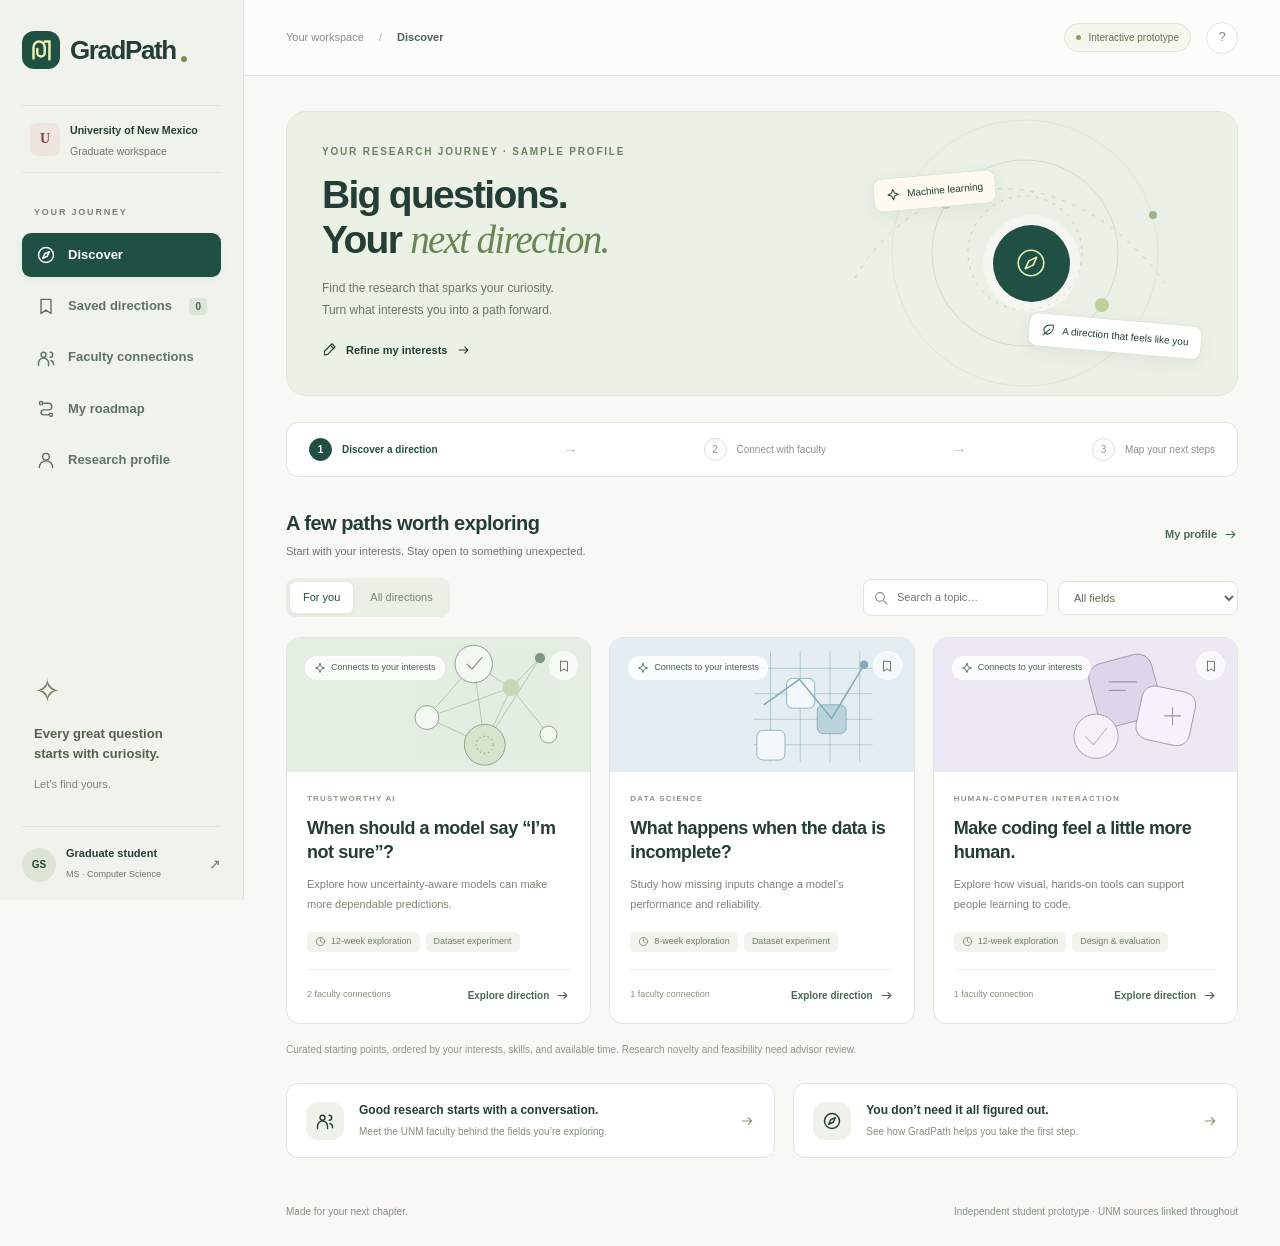
<file: index.html>
<!doctype html>
<html lang="en">
<head>
<meta charset="utf-8">
<meta name="viewport" content="width=device-width,initial-scale=1">
<meta name="theme-color" content="#204d43">
<meta name="description" content="Find a research direction that feels like you. Explore interests, connect with UNM faculty, and map your graduate journey.">
<title>GradPath — Find your research direction</title>
<link rel="icon" href="favicon.svg" type="image/svg+xml">
<link rel="stylesheet" href="styles.css">
<script src="data.js" defer></script>
<script src="app.js" defer></script>
</head>
<body>
<a class="skip-link" href="#main" data-action="skip">Skip to content</a>
<aside class="sidebar" aria-label="Main navigation">
<button class="mobile-close icon-button" data-action="close-menu" aria-label="Close navigation">×</button>
<a class="brand" href="#discover"><span class="brand-mark"><svg viewBox="0 0 32 32" aria-hidden="true"><path d="M8 25V13a6 6 0 0 1 12 0v6a4 4 0 0 1-8 0v-4M20 7h5v19" fill="none" stroke="currentColor" stroke-width="2.6" stroke-linecap="round"/></svg></span>GradPath<span class="brand-dot"></span></a>
<div class="workspace"><span class="workspace-icon">U</span><div><strong>University of New Mexico</strong><small>Graduate workspace</small></div></div>
<div class="nav-label">YOUR JOURNEY</div>
<nav id="nav"></nav>
<div class="sidebar-bottom">
<div class="journey-note"><span class="mini-spark">✧</span><p>Every great question<br>starts with curiosity.</p><span>Let’s find yours.</span></div>
<button class="profile-link" data-action="route" data-value="profile"><span class="avatar">GS</span><span><strong>Graduate student</strong><small>MS · Computer Science</small></span><span class="profile-arrow">↗</span></button>
</div>
</aside>
<div class="page-shell">
<header class="topbar"><button class="mobile-menu icon-button" aria-label="Toggle navigation" data-action="menu"></button><div class="breadcrumb">Your workspace <span>/</span> <strong id="crumb">Discover</strong></div><div class="topbar-actions"><button class="prototype-badge" data-action="about"><span></span>Interactive prototype</button><button class="icon-button help-button" aria-label="About this prototype" data-action="about">?</button></div></header>
<main id="main" tabindex="-1"></main>
<footer class="app-footer"><span>Made for your next chapter.</span><span>Independent student prototype · UNM sources linked throughout</span></footer>
</div>
<dialog id="modal" aria-labelledby="modal-title"><div id="modal-content"></div></dialog>
<div id="toast" class="toast" role="status" aria-live="polite"></div>
</body>
</html>
</file>
<file: styles.css>
:root{--bg:#f8f9f5;--paper:#fff;--ink:#243d36;--muted:#69776f;--green:#204f43;--green-hover:#143c32;--lime:#e7f2b5;--line:#e0e6df;--soft:#edf2eb;--mint:#e4eee2;--lavender:#ede9f4;--peach:#f5eade;--blue:#e3edf2;--shadow:0 10px 35px #1b453508;--radius:18px}
*{box-sizing:border-box}body{margin:0;background:var(--bg);color:var(--ink);font-family:Inter,"Segoe UI",Arial,sans-serif;font-size:14px;line-height:1.55}button,input,select,textarea{font:inherit}button,a,input,select,textarea{-webkit-tap-highlight-color:transparent}button{cursor:pointer}button{color:inherit}a{color:inherit;text-decoration:none}button:disabled{opacity:.45;cursor:not-allowed}button:focus-visible,a:focus-visible,input:focus-visible,select:focus-visible,textarea:focus-visible{outline:3px solid #7d9d64;outline-offset:3px}button svg,a svg{flex-shrink:0}.icon{width:20px;height:20px;vertical-align:middle;fill:none;stroke:currentColor;stroke-width:1.7;stroke-linecap:round;stroke-linejoin:round}.skip-link{position:fixed;left:12px;top:-80px;background:var(--green);color:white;padding:12px 20px;z-index:100}.skip-link:focus{top:10px}
.sidebar{width:244px;position:fixed;inset:0 auto 0 0;background:#f0f3ec;border-right:1px solid var(--line);padding:30px 22px 16px;display:flex;flex-direction:column;z-index:20}.brand{display:flex;align-items:center;font-size:26px;font-weight:720;letter-spacing:-1.4px;gap:10px}.brand-mark{width:38px;height:38px;border-radius:12px;background:var(--green);color:var(--lime);display:grid;place-items:center}.brand-mark svg{width:30px;height:30px}.brand-dot{height:6px;width:6px;background:#75934e;border-radius:50%;margin-left:-5px;align-self:flex-end;margin-bottom:8px}.workspace{display:flex;gap:10px;align-items:center;margin:35px 0 33px;padding:13px 8px;border-top:1px solid var(--line);border-bottom:1px solid var(--line)}.workspace-icon{color:#7c433c;background:#eee5de;font-family:Georgia,serif;font-weight:700;width:30px;height:33px;border-radius:7px;display:grid;place-items:center}.workspace strong{font-size:10.6px;font-weight:650}.workspace small{display:block;font-size:10.5px;color:var(--muted);margin-top:2px}.nav-label{font-size:9px;letter-spacing:1.8px;color:#758277;font-weight:650;padding-left:12px;margin-bottom:13px}nav{display:grid;gap:7px}.nav-link{padding:12px 14px;display:flex;gap:12px;align-items:center;border-radius:9px;color:#607268;font-size:13px;font-weight:550}.nav-link:hover{background:#e7ece3}.nav-link.active{background:var(--green);color:#fff;box-shadow:0 3px 7px #204f4310}.nav-link .count{margin-left:auto;font-size:10px;padding:1px 6px;border-radius:4px;background:#dce4d9;color:#52634e}.nav-link.active .count{background:#ffffff24;color:white}.sidebar-bottom{margin-top:auto}.journey-note{padding:30px 12px 32px}.mini-spark{font-size:32px;color:#69815b}.journey-note p{font-size:13px;font-weight:550;margin:8px 0;color:#51614c}.journey-note>span:last-child{font-size:11px;color:#7b8874}.profile-link{display:flex;align-items:center;gap:10px;background:none;border:0;border-top:1px solid var(--line);padding:18px 0 0;width:100%;text-align:left}.avatar{display:grid;place-items:center;background:#dce4d3;border-radius:50%;width:34px;height:34px;font-size:10px;font-weight:650}.profile-link strong{font-size:11px;display:block}.profile-link small{font-size:9px;color:var(--muted)}.profile-arrow{margin-left:auto;color:var(--muted)}
.page-shell{margin-left:244px;min-height:100vh}.topbar{height:76px;border-bottom:1px solid var(--line);display:flex;align-items:center;justify-content:space-between;padding:0 42px;background:#ffffff70;gap:10px}.breadcrumb{font-size:11px;color:#839087}.breadcrumb span{padding:0 12px;color:#b4bcb5}.breadcrumb strong{color:#516257;font-weight:550}.topbar-actions{display:flex;align-items:center;gap:15px}.prototype-badge{border:1px solid #dfe6d8;border-radius:30px;background:#f5f7ef;font-size:10px;display:flex;align-items:center;gap:7px;padding:6px 11px;color:#5f7253}.prototype-badge span{height:5px;width:5px;background:#86a364;border-radius:50%}.icon-button{border:1px solid var(--line);border-radius:50%;width:32px;height:32px;background:white;display:inline-grid;place-items:center;font-size:13px}.icon-button:hover{background:var(--soft)}.mobile-menu{display:none}.help-button{color:#809075}.app-footer{max-width:1390px;margin:0 auto;padding:16px 42px 27px;display:flex;justify-content:space-between;gap:15px;color:#859084;font-size:10px}main{max-width:1390px;margin:auto;padding:35px 42px 20px;outline:none}
.eyebrow{font-size:10px;text-transform:uppercase;letter-spacing:1.8px;font-weight:650;color:#6c8162;margin-bottom:12px}.heading-row{display:flex;justify-content:space-between;align-items:flex-start;gap:24px;margin-bottom:25px}.heading-row h1{font-size:32px;line-height:1.2;letter-spacing:-1.25px;margin:0 0 10px;font-weight:600}.heading-row p{color:var(--muted);margin:0;max-width:650px;font-size:13px}.heading-row .btn{margin-top:12px}.hero{display:grid;grid-template-columns:1.3fr 1fr;gap:20px;min-height:244px;padding:32px 35px 28px;background:#ecf1e6;border:1px solid #e1e8d9;border-radius:20px;position:relative;overflow:hidden;margin-bottom:26px}.hero h1{font-size:39px;line-height:1.16;font-weight:550;letter-spacing:-1.7px;margin:0 0 16px;max-width:560px}.hero h1 em{font-family:Georgia,serif;font-weight:400;color:#698554}.hero p{color:#687860;font-size:12px;line-height:1.8;margin:0;max-width:390px}.hero-link{display:inline-flex;align-items:center;gap:9px;margin-top:19px;font-size:11px;font-weight:650;border:0;background:none;padding:0}.hero-link .icon{width:15px}.hero-art{position:relative;min-height:180px;display:flex;align-items:center;justify-content:center}.hero-art > svg{position:absolute;inset:-36px -20px auto;width:calc(100% + 30px);height:280px;opacity:.8}.orbit-label{position:absolute;background:#fffaf0;border:1px solid #dce5d5;padding:8px 12px;border-radius:9px;font-size:10px;box-shadow:0 5px 15px #354d3210;display:flex;align-items:center;gap:7px;transform:rotate(-5deg);top:30px;left:12%}.orbit-label.two{transform:rotate(5deg);top:auto;bottom:14px;right:0;left:auto;background:#fff}.orbit-label .icon{width:14px;height:14px}.compass-center{border-radius:50%;background:var(--green);height:77px;width:77px;color:var(--lime);display:grid;place-items:center;box-shadow:0 0 0 10px #ffffff60;position:relative;transform:translate(16px,8px)}.compass-center .icon{height:34px;width:34px;stroke-width:1.15}.step-strip{display:flex;border:1px solid var(--line);border-radius:12px;background:white;padding:15px 22px;margin-bottom:31px;align-items:center;justify-content:space-between;gap:10px}.step-item{display:flex;align-items:center;gap:10px;font-size:10px;color:#8a9489}.step-item .number{width:23px;height:23px;border:1px solid #dce2d7;display:grid;place-items:center;border-radius:50%;font-size:10px}.step-item.current{color:var(--green);font-weight:650}.step-item.current .number{background:var(--green);color:white;border-color:var(--green)}.step-arrow{color:#b1bca9;font-size:15px}
.section-heading{display:flex;align-items:center;justify-content:space-between;gap:12px;margin:0 0 18px}.section-heading h2{font-size:20px;letter-spacing:-.5px;margin:0;font-weight:600}.section-heading p{color:var(--muted);font-size:11px;margin:4px 0 0}.text-link{border:0;background:none;display:inline-flex;align-items:center;gap:6px;color:#4a6950;font-size:11px;font-weight:600;padding:4px 0}.text-link .icon{width:15px;height:15px}.filters{display:flex;align-items:center;gap:10px;margin:0 0 20px}.tabs{display:flex;gap:4px;padding:4px;background:#eaf0e5;border-radius:9px}.tab{border:0;background:none;font-size:11px;padding:7px 13px;border-radius:6px;color:#788473}.tab.active{background:white;color:var(--green);box-shadow:0 1px 4px #1f482216}.search{position:relative;display:flex;align-items:center;margin-left:auto;max-width:245px}.search .icon{position:absolute;left:10px;width:16px;height:16px;color:#8a9586}.search input{padding:9px 12px 9px 33px;border:1px solid var(--line);border-radius:8px;background:#fff;width:100%;font-size:11px}.filter-select{padding:9px 25px 9px 11px;border:1px solid var(--line);border-radius:8px;background:white;color:#617059;font-size:11px;max-width:180px}
.research-grid{display:grid;grid-template-columns:repeat(3,minmax(0,1fr));gap:18px}.research-card{border:1px solid var(--line);border-radius:14px;background:white;overflow:hidden;display:flex;flex-direction:column;transition:transform .18s,box-shadow .18s;box-shadow:0 2px 2px #1d422302}.research-card:hover{transform:translateY(-3px);box-shadow:0 10px 25px #2846280a}.card-art{height:134px;position:relative;overflow:hidden;padding:18px;display:flex;align-items:flex-start}.mint{background:var(--mint)}.lavender{background:var(--lavender)}.peach{background:var(--peach)}.blue{background:var(--blue)}.art-svg{position:absolute;right:16px;bottom:-12px;width:170px;height:155px;color:#618064;opacity:.78}.lavender .art-svg{color:#8a7b9a}.peach .art-svg{color:#ac8765}.blue .art-svg{color:#6b96aa}.match-pill{position:relative;z-index:1;border:1px solid #ffffffba;background:#ffffffce;display:inline-flex;align-items:center;gap:5px;border-radius:30px;padding:4px 8px;font-size:9px;color:#456748}.match-pill .icon{width:12px;height:12px}.save-button{position:absolute;right:12px;top:13px;z-index:1;border:1px solid #ffffff8f;background:#ffffffa8;border-radius:50%;width:29px;height:29px;display:grid;place-items:center;color:#6b7b64}.save-button .icon{width:14px;height:14px}.save-button.saved{background:var(--green);color:var(--lime);border-color:var(--green)}.save-button.saved .icon{fill:#dceaa93b}.card-body{padding:21px 20px 16px;display:flex;flex-direction:column;flex:1}.card-kicker{font-size:8px;letter-spacing:1.2px;font-weight:650;color:#8b9786;margin:0 0 10px}.card-body h3{font-size:18px;line-height:1.35;letter-spacing:-.45px;font-weight:600;margin:0 0 11px}.card-body h3 a:hover{color:#688549}.card-description{font-size:11px;color:#7a8576;line-height:1.8;margin:0 0 17px}.tag-row{display:flex;flex-wrap:wrap;gap:6px}.tag{display:inline-flex;align-items:center;gap:5px;font-size:9px;background:#f1f4ed;padding:3px 8px;border-radius:5px;color:#6f7e64}.tag .icon{width:11px;height:11px}.card-footer{border-top:1px solid #edf0e9;margin-top:auto;padding-top:14px;display:flex;align-items:center;justify-content:space-between;gap:8px;font-size:9px;color:#87917f}.card-body .tag-row{margin-bottom:17px}.card-footer .text-link{font-size:10px}.fit-note{font-size:10px;color:#738369;margin-top:13px;line-height:1.6}.callout-row{display:grid;grid-template-columns:1.1fr 1fr;gap:18px;margin:25px 0 10px}.small-callout{display:flex;align-items:center;gap:15px;border:1px solid var(--line);border-radius:12px;padding:17px 19px;background:#fff}.small-callout .round-icon{height:38px;width:38px;display:grid;place-items:center;border-radius:12px;background:#eef2e8;flex-shrink:0}.small-callout h3{font-size:12px;margin:0 0 3px;font-weight:600}.small-callout p{font-size:10px;color:#84907c;margin:0;line-height:1.7}.small-callout>.icon{margin-left:auto;color:#819572;width:16px}.small-callout:hover{border-color:#9faf8e}.sample-note{font-size:10px;color:#8b9687;margin:17px 0 0;line-height:1.7}
.btn{display:inline-flex;align-items:center;justify-content:center;gap:8px;padding:11px 17px;border-radius:9px;font-weight:550;font-size:12px;border:1px solid var(--line);background:white;white-space:nowrap}.btn .icon{width:16px;height:16px}.btn.primary{background:var(--green);color:white;border-color:var(--green)}.btn.primary:hover{background:var(--green-hover)}.btn:hover{background:#f1f5ea}.btn.secondary{background:#edf3e4;border-color:#dce6d2;color:var(--green)}.btn.small{padding:8px 12px;font-size:11px}.btn.full{width:100%}.btn.danger{color:#94514c;border-color:#e6d2cd}.action-row{display:flex;gap:10px;flex-wrap:wrap}.back-link{display:inline-flex;align-items:center;gap:7px;font-size:11px;color:#7b8b70;margin-bottom:24px}.back-link .icon{height:14px;width:14px}.detail-banner{padding:30px 34px;border:1px solid var(--line);border-radius:18px;position:relative;overflow:hidden;margin-bottom:24px}.detail-banner .art-svg{width:245px;height:240px;right:15px;bottom:-15px;opacity:.35}.detail-banner .eyebrow,.detail-banner h1,.detail-banner p,.detail-banner .tag-row{position:relative;z-index:1}.detail-banner h1{font-size:35px;font-weight:600;line-height:1.2;letter-spacing:-1.25px;max-width:650px;margin:14px 0}.detail-banner p{color:#6c7c64;max-width:590px;font-size:12px}.detail-banner .tag-row{margin-top:20px}.detail-columns{display:grid;grid-template-columns:minmax(0,1.7fr) minmax(250px,1fr);gap:22px}.panel{background:white;border:1px solid var(--line);border-radius:14px;padding:24px;margin-bottom:20px}.panel h2{font-size:17px;font-weight:600;letter-spacing:-.3px;margin:0 0 14px}.panel h3{font-size:12px;font-weight:650;margin:20px 0 8px}.panel p{font-size:12px;color:#6f7c67;line-height:1.8;margin:8px 0 13px}.question{font-family:Georgia,serif;font-size:23px;line-height:1.5;letter-spacing:-.4px;margin:7px 0 18px}.why-list{list-style:none;padding:0;margin:14px 0;display:grid;gap:12px}.why-list li{font-size:12px;display:flex;gap:10px;color:#6d7c63}.why-list .icon{color:#769352;width:16px;height:16px;flex-shrink:0;margin-top:2px}.resource{display:flex;gap:12px;align-items:flex-start;padding:15px 0;border-top:1px solid #ecf0e7}.resource:first-of-type{border-top:0}.resource> .icon{height:18px;width:18px;color:#8b9b7b;margin-top:2px}.resource strong{font-size:12px;display:block;font-weight:550}.resource small{font-size:10px;color:#8b9581}.resource p{font-size:11px;margin:5px 0 0}.resource .ext{margin-left:auto;height:13px;width:13px}.hint{display:flex;gap:9px;padding:13px 15px;border-radius:9px;background:#f5f7ee;font-size:11px;color:#778469;line-height:1.7}.hint .icon{height:16px;width:16px;margin-top:2px;flex-shrink:0}.mini-faculty{display:flex;align-items:center;gap:11px;margin:15px 0}.faculty-avatar{height:43px;width:43px;border-radius:13px;display:grid;place-items:center;font-size:12px;flex-shrink:0;color:#62765a;font-weight:650}.mini-faculty strong{font-size:12px;display:block}.mini-faculty small{font-size:10px;display:block;color:#89927f}.divider{border:0;border-top:1px solid var(--line);margin:20px 0}.subtle{color:var(--muted);font-size:11px}.light-label{font-size:9px;text-transform:uppercase;letter-spacing:1.1px;color:#839278;font-weight:600}
.faculty-grid{display:grid;grid-template-columns:repeat(2,minmax(0,1fr));gap:18px}.faculty-card{border:1px solid var(--line);background:white;border-radius:14px;padding:24px;display:flex;flex-direction:column}.faculty-head{display:flex;align-items:center;gap:13px}.faculty-head h2{font-size:17px;margin:0;font-weight:600}.faculty-head p{font-size:10px;color:#86917d;margin:4px 0 0}.faculty-head .faculty-avatar{height:49px;width:49px;font-size:14px}.faculty-card>p{color:#74826b;font-size:12px;line-height:1.8;margin:18px 0}.faculty-card .tag-row{margin-bottom:18px}.faculty-card .action-row{margin-top:auto;padding-top:17px;border-top:1px solid var(--line);justify-content:space-between}.faculty-card .action-row .btn{font-size:10px}.availability{font-size:10px;color:#8d9588;display:flex;align-items:center;gap:6px;margin-bottom:15px}.availability span{width:5px;height:5px;border-radius:50%;background:#c8b882}
.empty-state{text-align:center;border:1px dashed #cfdbc5;background:#f3f6ee;border-radius:16px;padding:60px 30px;margin:20px 0}.empty-state .empty-icon{height:64px;width:64px;border-radius:50%;margin:0 auto 20px;background:#e7eedf;display:grid;place-items:center;color:#81936d}.empty-state h2{font-size:23px;font-weight:550;margin:0 0 10px}.empty-state p{font-size:12px;max-width:420px;margin:0 auto 22px;color:#819071}.empty-state .icon{width:27px;height:27px}
.profile-grid{display:grid;grid-template-columns:minmax(0,1.7fr) minmax(250px,1fr);gap:22px}.form-section{margin-bottom:28px}.form-section h2{font-size:16px;margin:0 0 5px}.form-section p{font-size:11px;color:#8a9581;margin:0 0 15px}.choice-grid{display:grid;grid-template-columns:repeat(2,minmax(0,1fr));gap:8px}.choice{border:1px solid var(--line);border-radius:8px;padding:11px 12px;font-size:11px;text-align:left;background:#fff;display:flex;align-items:center;gap:9px}.choice.selected{background:#edf3e5;border-color:#90aa78;color:#45643a}.choice .check-box{border:1px solid #c8d4c0;border-radius:4px;width:15px;height:15px;display:grid;place-items:center;flex-shrink:0}.choice.selected .check-box{background:#5f7c4b;border-color:#5f7c4b;color:#fff}.choice .icon{height:11px;width:11px}.field-label{display:block;font-size:11px;color:#697b5c;margin-bottom:7px;font-weight:550}.field{width:100%;border:1px solid var(--line);border-radius:8px;padding:10px 12px;background:white;color:var(--ink);font-size:12px}.field-row{display:grid;grid-template-columns:1fr 1fr;gap:15px}.field-row select{width:100%}textarea.field{resize:vertical;min-height:100px;line-height:1.8}.profile-summary{background:var(--green);color:white;border-radius:16px;padding:25px;position:sticky;top:20px}.profile-summary .eyebrow{color:#bfd399}.profile-summary h2{font-size:25px;font-weight:500;letter-spacing:-.6px;line-height:1.3;margin:10px 0 22px}.profile-summary p{font-size:12px;color:#b8cdc0;line-height:1.8}.profile-summary .tag{background:#ffffff14;color:#d5e6bf}.profile-summary .divider{border-color:#ffffff20}.profile-summary .icon{width:34px;height:34px;color:#dcefa4}.profile-summary .subtle{color:#afc7b7}.progress-box{display:flex;justify-content:space-between;gap:20px;padding:22px 25px;border:1px solid var(--line);border-radius:14px;background:white;margin-bottom:24px;align-items:center}.progress-box h2{font-size:15px;margin:0 0 5px}.progress-box p{font-size:11px;color:#809173;margin:0}.progress-track{height:5px;width:180px;background:#e7edde;border-radius:5px;margin-top:8px;overflow:hidden}.progress-track>span{display:block;height:100%;background:#7b995d;border-radius:5px}.progress-number{font-size:10px;color:#718761;text-align:right}.timeline-item{display:flex;gap:16px;position:relative;padding-bottom:27px}.timeline-item:not(:last-child):before{content:"";position:absolute;left:13px;top:30px;bottom:0;border-left:1px solid #dce5d4}.timeline-toggle{height:28px;width:28px;border:1px solid #d0ddc5;border-radius:50%;background:white;flex-shrink:0;margin-top:2px;z-index:1;display:grid;place-items:center;font-size:10px;color:#8a9b7b}.timeline-toggle.complete{background:var(--green);border-color:var(--green);color:white}.timeline-toggle .icon{height:14px;width:14px}.timeline-content{flex:1}.timeline-content h3{font-size:13px;margin:3px 0 5px}.timeline-content p{font-size:11px;margin:0;color:#87957a}.timeline-content .date{font-size:9px;text-transform:uppercase;letter-spacing:1px;color:#8ca174;display:block;margin-bottom:3px}.timeline-item.done .timeline-content h3{color:#819577}.timeline-item .done-label{font-size:9px;color:#5f8153;float:right;margin-left:8px}.degree-step{padding:14px 0;border-top:1px solid var(--line)}.degree-step strong{font-size:12px;display:block}.degree-step p{font-size:10px;margin:6px 0;color:#839276}.degree-step small{font-size:9px;color:#9c8962}.plan-controls{display:flex;align-items:flex-end;gap:12px;margin:18px 0 25px}.plan-controls input{max-width:170px}.plan-controls .field-label{font-size:10px}
dialog{border:1px solid #dae3d0;border-radius:18px;padding:0;width:min(860px,calc(100% - 32px));max-height:88vh;box-shadow:0 25px 100px #18332230;color:var(--ink)}dialog::backdrop{background:#18362e63;backdrop-filter:blur(4px)}.modal-inner{padding:29px}.modal-header{display:flex;align-items:center;justify-content:space-between;gap:20px;margin-bottom:20px}.modal-header h2{font-size:23px;font-weight:600;letter-spacing:-.5px;margin:0}.modal-header .icon-button{flex-shrink:0}.modal-inner p{color:#76856b;font-size:12px;line-height:1.85}.modal-inner h3{font-size:14px;margin:23px 0 10px}.comparison{display:grid;gap:15px;grid-template-columns:repeat(2,minmax(0,1fr))}.compare-card{padding:19px;border:1px solid var(--line);border-radius:12px}.compare-card h3{margin:10px 0;font-size:17px}.compare-card .light-label{display:block;margin-top:18px}.compare-card p{font-size:11px}.compare-card .btn{margin-top:15px}.brief-paper{background:#fafbf6;border:1px solid var(--line);padding:23px;border-radius:12px;margin:18px 0}.brief-paper h3{font-size:19px;margin-top:0}.brief-paper h4{font-size:11px;margin:18px 0 5px}.brief-paper ul{padding-left:18px;color:#758568;font-size:12px}.brief-paper a{color:#487447;text-decoration:underline;text-underline-offset:3px;overflow-wrap:anywhere}.toast{position:fixed;bottom:28px;left:calc(50% + 100px);transform:translate(-50%,20px);background:#204d43;color:#fff;padding:13px 21px;border-radius:10px;box-shadow:0 8px 30px #173e3925;z-index:60;font-size:12px;opacity:0;pointer-events:none;transition:.2s;max-width:calc(100% - 30px)}.toast.visible{opacity:1;transform:translate(-50%,0)}.error-message{color:#a4584b;font-size:12px;margin:12px 0}.notes-saved{font-size:10px;color:#819471;min-height:16px}.result-count{color:#87957a;font-size:10px;margin:0 0 16px}
@media(min-width:1550px){main{padding-top:42px}.hero{min-height:280px;padding:38px 40px}.hero h1{font-size:47px}.hero p{font-size:13px}.card-art{height:155px}.card-body h3{font-size:21px}.card-description{font-size:12px}.card-body{padding:24px}.hero-art > svg{height:310px}.hero-art .orbit-label{top:40px}}
@media(max-width:1150px){.sidebar{width:210px;padding:25px 16px 16px}.page-shell{margin-left:210px}.workspace strong{font-size:9px}.brand{font-size:24px}.topbar{padding:0 28px}main{padding:28px}.app-footer{padding-left:28px;padding-right:28px}.hero{padding:27px}.hero h1{font-size:34px}.research-grid{gap:12px}.card-body{padding:17px 15px}.card-body h3{font-size:16px}.card-art{height:120px}.step-strip{padding:14px}.step-item{gap:6px;font-size:9px}.art-svg{right:-10px}.detail-columns{grid-template-columns:1.5fr 1fr}.profile-grid{grid-template-columns:1.5fr 1fr}}
@media(max-width:920px){.sidebar{width:185px;padding:22px 12px}.page-shell{margin-left:185px}.brand{font-size:22px;padding-left:5px}.brand-mark{width:32px;height:32px}.workspace{padding-left:4px;gap:6px}.workspace strong{font-size:8px}.workspace small{font-size:9px}.workspace-icon{width:26px;flex-shrink:0}.nav-link{padding:11px;font-size:11px}.profile-link{gap:7px}.profile-link strong{font-size:10px}.profile-link small{font-size:8px}.hero{grid-template-columns:1.4fr 1fr;padding:25px}.hero h1{font-size:30px}.hero-art .orbit-label{font-size:8px;left:0}.orbit-label.two{right:-8px;left:auto}.compass-center{height:62px;width:62px}.research-grid{grid-template-columns:repeat(2,minmax(0,1fr))}.research-grid .research-card:last-child:nth-child(3){grid-column:1/-1;display:grid;grid-template-columns:.8fr 1.3fr}.research-grid .research-card:last-child:nth-child(3) .card-art{height:auto;min-height:200px}.filters{flex-wrap:wrap}.search{max-width:none;flex:1}.tabs{order:0}.filter-select{max-width:160px}.callout-row{grid-template-columns:1fr}.detail-columns,.profile-grid{grid-template-columns:1fr}.profile-summary{position:static}.faculty-grid{grid-template-columns:1fr}.step-item{font-size:8px}.step-item .number{width:20px;height:20px;font-size:8px}.step-strip{gap:5px}.heading-row h1{font-size:29px}.app-footer{font-size:8px}.hero-art > svg{width:300px;left:-65px}.detail-banner h1{font-size:30px}.detail-banner .art-svg{opacity:.18}.toast{left:calc(50% + 80px)}}
@media(max-width:680px){.sidebar{transform:translateX(-100%);width:235px;transition:transform .2s;box-shadow:15px 0 50px #213d3120}.sidebar.open{transform:translateX(0)}.page-shell{margin-left:0}.mobile-menu{display:inline-grid}.topbar{height:63px;padding:0 18px}.topbar-actions{gap:8px}.breadcrumb{margin-right:auto;font-size:10px}.breadcrumb span{padding:0 6px}.prototype-badge{font-size:8px;padding:5px 8px}.help-button{display:none}main{padding:24px 18px 16px}.hero{grid-template-columns:1fr;padding:26px 24px;min-height:235px}.hero h1{font-size:34px;max-width:350px}.hero p{max-width:310px;font-size:11px}.hero-art{display:none}.hero .eyebrow{font-size:9px}.step-strip{padding:13px 10px;gap:3px;margin-bottom:26px}.step-item{font-size:8px;gap:4px}.step-item .number{width:18px;height:18px}.step-arrow{font-size:10px}.section-heading h2{font-size:19px}.section-heading p{font-size:10px}.section-heading>.text-link{font-size:10px}.filters{gap:8px}.tabs{width:100%;justify-content:flex-start;margin-bottom:2px;background:none;padding:0}.tab{background:#ecf0e7}.tab.active{background:#e1e9d7;box-shadow:none}.search input{font-size:11px}.filter-select{max-width:130px}.research-grid{grid-template-columns:1fr;gap:18px}.research-grid .research-card:last-child:nth-child(3){display:flex;grid-column:auto}.research-grid .research-card:last-child:nth-child(3) .card-art{height:135px;min-height:0}.card-art{height:135px}.card-body{padding:21px}.card-body h3{font-size:21px}.card-description{font-size:12px}.card-kicker{font-size:9px}.card-footer .text-link{font-size:11px}.card-footer{font-size:10px}.art-svg{right:35px;width:180px;height:165px}.callout-row{margin-top:20px}.app-footer{flex-direction:column;gap:4px;padding:18px;font-size:9px}.heading-row{flex-direction:column;gap:5px}.heading-row .btn{margin-top:7px}.heading-row h1{font-size:29px}.detail-banner{padding:24px}.detail-banner h1{font-size:30px}.detail-banner .art-svg{right:-50px}.panel{padding:21px}.question{font-size:21px}.choice-grid{grid-template-columns:1fr 1fr}.choice{font-size:10px;padding:10px;gap:7px}.field-row{grid-template-columns:1fr}.faculty-card{padding:20px}.faculty-card .action-row{flex-wrap:wrap}.comparison{grid-template-columns:1fr}.modal-inner{padding:23px}.modal-header h2{font-size:21px}.toast{left:50%;font-size:11px;width:max-content}.progress-box{gap:15px;padding:18px}.progress-track{width:100px}.progress-box h2{font-size:13px}.profile-link strong{font-size:11px}.profile-link small{font-size:10px}.workspace strong{font-size:11px}.workspace small{font-size:10px}.workspace{gap:10px}.nav-link{font-size:13px}.brand{font-size:25px}.sample-note{font-size:9px}.plan-controls{flex-wrap:wrap}.journey-note{padding-top:20px;padding-bottom:20px}}
@media(prefers-reduced-motion:reduce){*{scroll-behavior:auto!important;transition:none!important;animation:none!important}}
@media print{.sidebar,.topbar,.app-footer,.btn,.icon-button,.back-link,.toast{display:none!important}.page-shell{margin:0}main{padding:0;max-width:none}.panel,.detail-banner{break-inside:avoid}body{background:white}}

@media(max-width:680px){.sidebar{visibility:hidden}.sidebar.open{visibility:visible}}
.mobile-close{display:none}@media(max-width:680px){.mobile-close{display:grid;position:absolute;right:12px;top:22px;width:26px;height:26px}.sidebar .brand{font-size:22px}}
</file>
